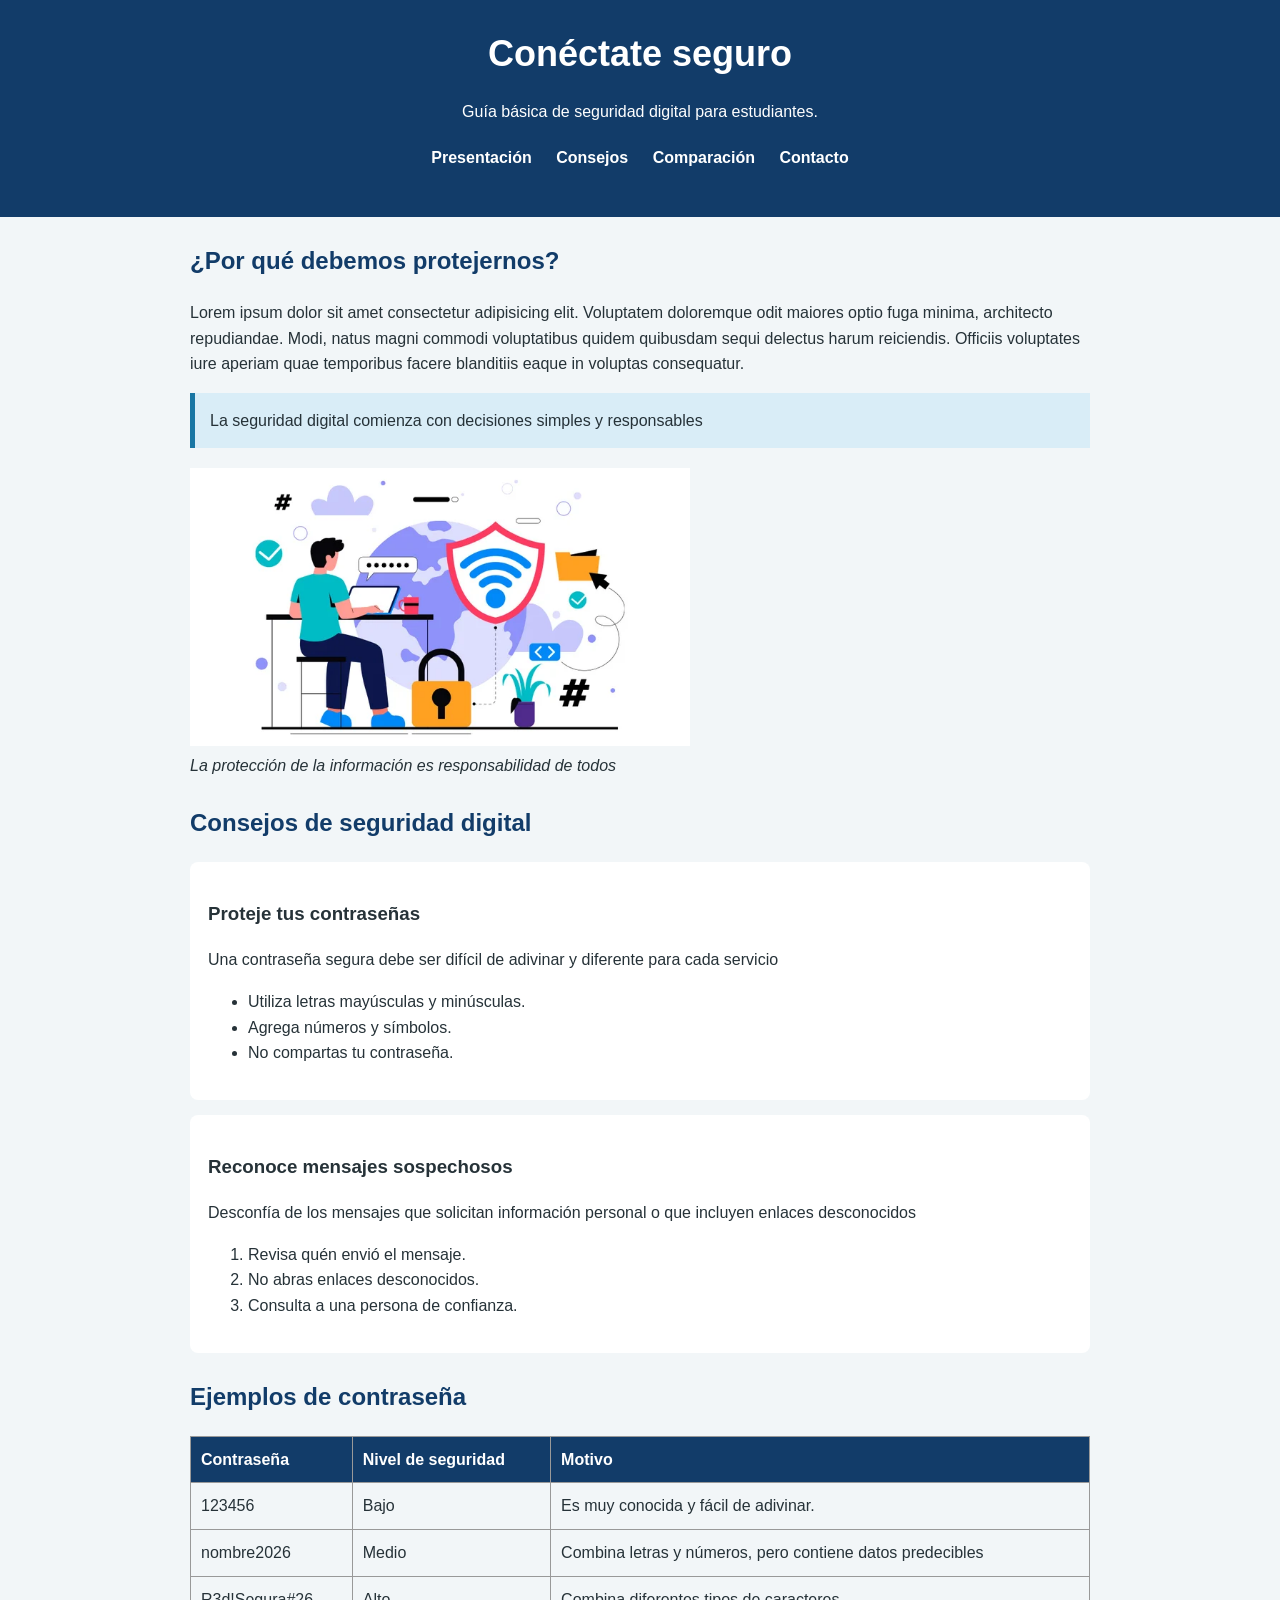
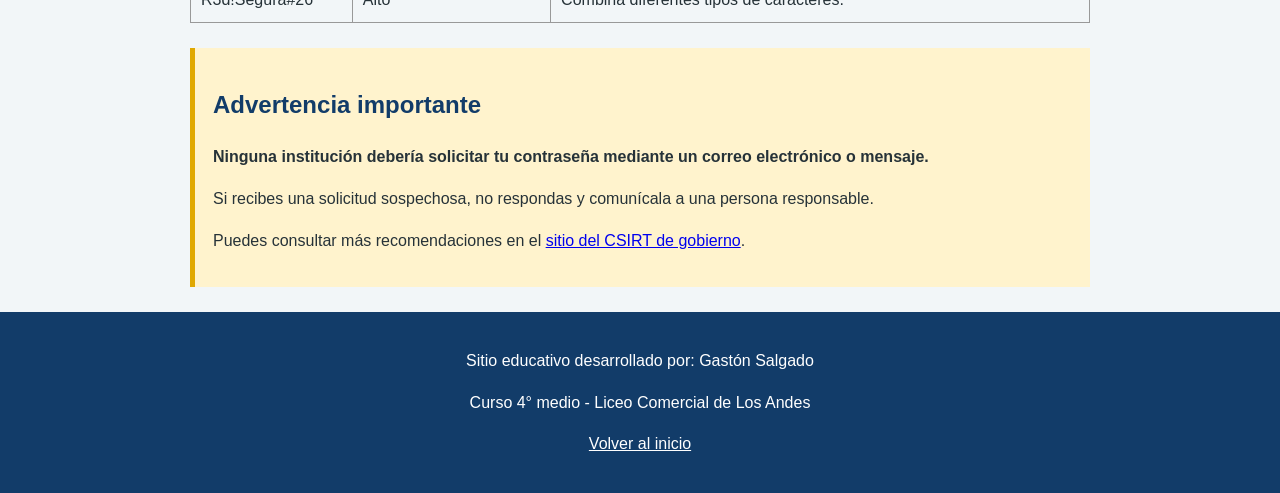
<file: index.html>
<!DOCTYPE html>
<html lang="es">
<head>
    <meta charset="UTF-8">
    <meta name="viewport" content="width=device-width, initial-scale=1.0">
    <title>Conéctate seguro</title>
    <link rel="stylesheet" href="css/estilo.css">
</head>
<body>
    <header id="inicio">
        <h1>Conéctate seguro</h1>
        <p>Guía básica de seguridad digital para estudiantes.</p>
        <!--Menú-->
        <nav>
            <ul>
                <li><a href="#presentacion">Presentación</a></li>
                <li><a href="#consejos">Consejos</a></li>
                <li><a href="#comparacion">Comparación</a></li>
                <li><a href="#contacto">Contacto</a></li>
            </ul>
        </nav>
    </header>
    <main>
        <section id="presentacion">
            <h2>¿Por qué debemos protejernos?</h2>
            <p>Lorem ipsum dolor sit amet consectetur adipisicing elit. Voluptatem doloremque odit maiores optio fuga minima, architecto repudiandae. Modi, natus magni commodi voluptatibus quidem quibusdam sequi delectus harum reiciendis. Officiis voluptates iure aperiam quae temporibus facere blanditiis eaque in voluptas consequatur.</p>
            <p class="destacado">La seguridad digital comienza con decisiones simples y responsables</p>
            <figure>
                <img src="img/aseguridad.webp" alt="seguridad" width="500">
                <figcaption>La protección de la información es responsabilidad de todos</figcaption>
            </figure>
        </section>
        <section id="consejos">
            <h2>Consejos de seguridad digital</h2>       
            <article class="tarjeta">
                <h3>Proteje tus contraseñas</h3>
                <p>Una contraseña segura debe ser difícil de adivinar y diferente para cada servicio</p>
                <ul>
                    <li>Utiliza letras mayúsculas y minúsculas.</li>
                    <li>Agrega números y símbolos.</li>
                    <li>No compartas tu contraseña.</li>
                </ul>
            </article>
            <article class="tarjeta">
                <h3>Reconoce mensajes sospechosos</h3>
                <p>Desconfía de los mensajes que solicitan información personal o que incluyen enlaces desconocidos</p>
                <ol>
                    <li>Revisa quén envió el mensaje.</li>
                    <li>No abras enlaces desconocidos.</li>
                    <li>Consulta a una persona de confianza.</li>
                </ol>
            </article>
        </section>
        <section id="comparacion">
            <h2>Ejemplos de contraseña</h2>
            <table>
                <thead>
                    <tr>
                        <th>Contraseña</th>
                        <th>Nivel de seguridad</th>
                        <th>Motivo</th>
                    </tr>
                </thead>
                <tbody>
                    <tr>
                        <td>123456</td>
                        <td>Bajo</td>
                        <td>Es muy conocida y fácil de adivinar.</td>
                    </tr>
                    <tr>
                        <td>nombre2026</td>
                        <td>Medio</td>
                        <td>Combina letras y números, pero contiene datos predecibles</td>
                    </tr>
                    <tr>
                        <td>R3d!Segura#26</td>
                        <td>Alto</td>
                        <td>Combina diferentes tipos de caracteres.</td>
                    </tr>
                </tbody>
            </table>
        </section>
        <aside class="advertencia">
            <h2>Advertencia importante</h2>
            <p><strong>Ninguna institución debería solicitar tu contraseña mediante un correo electrónico o mensaje.</strong></p>
            <p>Si recibes una solicitud sospechosa, no respondas y comunícala a una persona responsable.</p>
            <p>
                Puedes consultar más recomendaciones en el
                <a href="https://www.csirt.gob.cl" target="_blank">sitio del CSIRT de gobierno</a>.
            </p>
        </aside>
    </main>
    <footer id="contacto">
        <p>Sitio educativo desarrollado por: Gastón Salgado</p>
        <p>Curso 4° medio - Liceo Comercial de Los Andes</p>
        <p><a href="#inicio">Volver al inicio</a></p>
    </footer>
    <script src="js/script.js"></script>
</body>
</html>
</file>
<file: css/estilo.css>
* {
   box-sizing: border-box; 
}
body {
    margin: 0;
    background-color: #f2f6f8;
    color: #263238;
    font-family: Arial, Helvetica, sans-serif;
    line-height: 1.6;
}
header {
    background-color: #123c69;
    color: white;
    padding: 25px;
    text-align: center;
}
header h1 {
    margin: 0;
    font-size: 36px;
}
/* Menú */
nav ul {
    padding: 0;
    list-style-type: none;  
}
nav li {
    display: inline-block;
    margin: 5px 10px;
}
nav a {
    color: white;
    text-decoration: none;
    font-weight: bold;
}
/*Contenido principal*/
main {
    max-width: 900px;
    margin: 25px auto;
    padding: 0, 15px;
}
section {
    margin-bottom: 25px;
}
h2{
    color: #123c69;
}

/* Clases */
.destacado {
    background-color: #d9edf7;
    padding: 15px;
    border-left: 5px solid #1976a3;
}
.tarjeta {
    background-color: white;
    margin-bottom: 15px;
    padding: 18px;
    border: 1pz solid #cccccc;
    border-radius: 8px;
}
.advertencia {
    background-color: #fff3cd;
    padding: 18px;
    border-left: 5px solid #e0a800;
    margin-bottom: 25px;
}
/* Imagenes */
img {
    max-width: 100%;
    height: auto;
}
figure {
    margin: 20px 0;
}
figcaption {
    font-style: italic;
}
/* Tabla */
table {
    width: 100%;
    border-collapse: collapse;
}
th, td {
    border: 1px solid #999999;
    padding: 10px;
    text-align: left;
}
th {
    background-color: #123c69;
    color: white;
}
/* Pie de página */
footer {
    background-color: #123c69;
    color: white;
    padding: 20px;
    text-align: center;
}
footer a {
    color: white;
}
</file>
